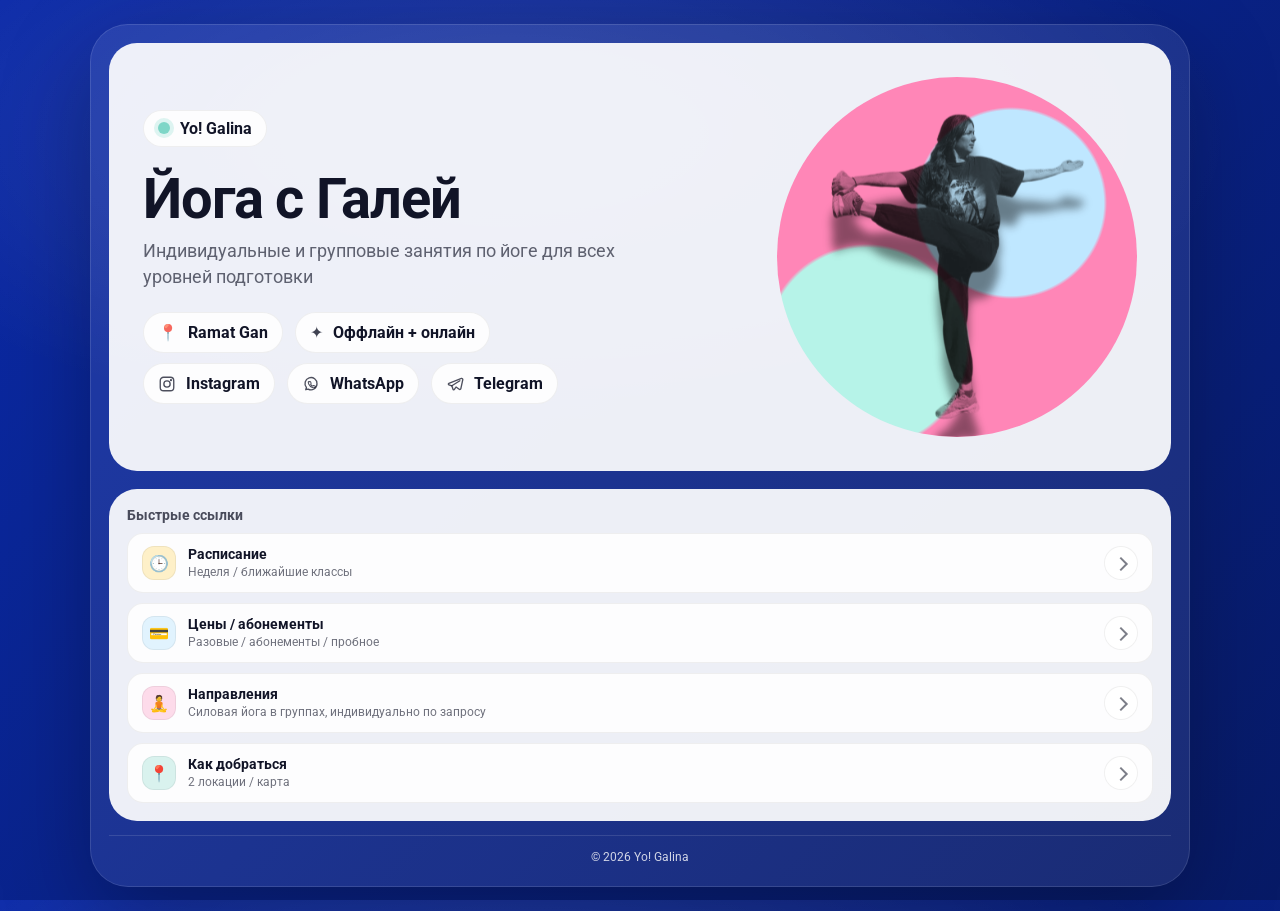
<file: docs/index.html>
<!doctype html>
<html lang="ru">
  <head>
    <meta charset="utf-8" />
    <meta name="viewport" content="width=device-width,initial-scale=1" />
    <title>Yo! Galina</title>
    <link rel="icon" type="image/png" sizes="32x32" href="img/favicon-32x32.png">
    <link rel="icon" type="image/png" sizes="16x16" href="img/favicon-16x16.png">
    <link rel="apple-touch-icon" sizes="180x180" href="img/apple-touch-icon.png">
    <link rel="apple-touch-icon" sizes="180x180" href="img/android-chrome-512x512.png">
    <link rel="apple-touch-icon" sizes="180x180" href="img/android-chrome-192x192.png">

    <link rel="preconnect" href="https://fonts.googleapis.com">
    <link rel="preconnect" href="https://fonts.gstatic.com" crossorigin>
    <link href="https://fonts.googleapis.com/css2?family=Roboto:ital,wght@0,100..900;1,100..900&display=swap" rel="stylesheet">
    <link rel="stylesheet" href="style.css" />
  </head>

  <body>
    <main class="page">
      <section class="window">
        <div class="card">
          <!-- left -->
          <div class="left">
            <div class="brand">
              <span class="dot" aria-hidden="true"></span>
              <span>Yo! Galina</span>
            </div>

            <h1 class="title">Йога с Галей</h1>

            <p class="subtitle">
              Индивидуальные и групповые занятия по йоге для всех уровней подготовки
            </p>

            <div class="chips">
              <div class="chip">
                <span class="chip-ico" aria-hidden="true">📍</span>
                <span>Ramat Gan</span>
              </div>

              <div class="chip">
                <span class="chip-ico" aria-hidden="true">✦</span>
                <span>Оффлайн + онлайн</span>
              </div>
            </div>

            <div class="chips chips--social">
              <a class="chip chip--link" href="https://www.instagram.com/yo_galina/" target="_blank" rel="noreferrer">
                <svg class="ico" aria-hidden="true"><use href="#ico-instagram"></use></svg>
                <span>Instagram</span>
              </a>

              <a class="chip chip--link" href="https://wa.me/972587823076" target="_blank" rel="noreferrer">
                <svg class="ico" aria-hidden="true"><use href="#ico-whatsapp"></use></svg>
                <span>WhatsApp</span>
              </a>

              <a class="chip chip--link" href="https://t.me/yo_galina" target="_blank" rel="noreferrer">
                <svg class="ico" aria-hidden="true"><use href="#ico-telegram"></use></svg>
                <span>Telegram</span>
              </a>
            </div>


          </div>

          <!-- right -->
          <div class="right">
            <div class="hero-circle">
              <!-- поставь свою картинку -->
              <img
                class="hero-img"
                src="img/i1.png"
                alt="Йога"
              />
            </div>
          </div>
        </div>

        <!-- Quick links + accordion -->
        <section class="panel">
          <h2 class="panel__title">Быстрые ссылки</h2>

          <details class="acc">
            <summary class="acc__summary">
              <span class="acc__left">
                <span class="acc__icon acc__icon--yellow" aria-hidden="true">🕒</span>
                <span class="acc__text">
                  <span class="acc__name">Расписание</span>
                  <span class="acc__hint">Неделя / ближайшие классы</span>
                </span>
              </span>
              <span class="acc__chev" aria-hidden="true"></span>
            </summary>

            <div class="acc__body">
              <!-- <p class="acc__p">Тут будет контент расписания (текст, ссылки, таблица или кнопка).</p> -->
              <ul class="acc__list">
                <li>Воскресенье - 19:30 - <a href="https://maps.app.goo.gl/u34gE5sqYrJtzWiY6" target="_blank" rel="noreferrer" aria-label="Открыть на карте">Рамат Ган, ул. Шило, 4</a></li>
                <li>Среда - 19:15 - <a href="https://maps.app.goo.gl/QsadpobBFnYBbNJd9" target="_blank" rel="noreferrer" aria-label="Открыть на карте">Рамат Ган, ул. Сдерот а-елед, 8</a></li>
                <li>Суббота - 10:00 - <a href="https://maps.app.goo.gl/LHcPE7vhMXeEEdWb6" target="_blank" rel="noreferrer" aria-label="Открыть на карте">Парк Яркон</a></li>
              </ul>
            </div>
          </details>

          <details class="acc">
            <summary class="acc__summary">
              <span class="acc__left">
                <span class="acc__icon acc__icon--blue" aria-hidden="true">💳</span>
                <span class="acc__text">
                  <span class="acc__name">Цены / абонементы</span>
                  <span class="acc__hint">Разовые / абонементы / пробное</span>
                </span>
              </span>
              <span class="acc__chev" aria-hidden="true"></span>
            </summary>

            <div class="acc__body">
              <ul class="acc__list">
                <li>Пробное занятие — бесплатно </li>
                <li>Разовое — ₪70</li>
                <li>Абонемент на месяц 1 раз в неделю (4 занятия) — ₪220</li>
                <li>Абонемент на месяц 2 раза в неделю (8 занятий) — ₪350</li>
              </ul>
            </div>
          </details>

          <details class="acc">
            <summary class="acc__summary">
              <span class="acc__left">
                <span class="acc__icon acc__icon--pink" aria-hidden="true">🧘</span>
                <span class="acc__text">
                  <span class="acc__name">Направления</span>
                  <span class="acc__hint">Силовая йога в группах, индивидуально по запросу</span>
                </span>
              </span>
              <span class="acc__chev" aria-hidden="true"></span>
            </summary>

            <div class="acc__body">
              <p class="acc__p">Силовая йога</p>
            </div>
          </details>

          <details class="acc">
            <summary class="acc__summary">
              <span class="acc__left">
                <span class="acc__icon acc__icon--mint" aria-hidden="true">📍</span>
                <span class="acc__text">
                  <span class="acc__name">Как добраться</span>
                  <span class="acc__hint">2 локации / карта</span>
                </span>
              </span>
              <span class="acc__chev" aria-hidden="true"></span>
            </summary>

            <div class="acc__body">
              <div class="place">             
                <div class="photos">
                  <figure class="photo">
                    <a class="photo__link" href="https://maps.app.goo.gl/QsadpobBFnYBbNJd9" target="_blank" rel="noreferrer" aria-label="Открыть на карте"></a>

                    <img src="img/i3.jpg" alt="Рамат Ган, ул. Сдерот а-елед, 8" />

                    <figcaption class="photo__cap">
                      <div class="photo__title">
                        <strong>Рамат Ган,</strong>
                        <span>ул. Сдерот а-елед, 8</span>
                      </div>
                      <span class="place__link">Посмотреть на карте →</span>
                    </figcaption>
                  </figure>

                  <figure class="photo">
                    <a class="photo__link" href="https://maps.app.goo.gl/LHcPE7vhMXeEEdWb6" target="_blank" rel="noreferrer" aria-label="Открыть на карте"></a>

                    <img src="img/i2.jpg" alt="Парк Яркон, Шева Таханот" />

                    <figcaption class="photo__cap">
                      <div class="photo__title">
                        <strong>Парк Яркон,</strong>
                        <span>Шева Таханот</span>
                      </div>
                      <span class="place__link">Посмотреть на карте →</span>
                    </figcaption>
                  </figure>
                </div>
              </div>
            </div>

          </details>
        </section>
        <footer class="window-footer">
          © <span id="year"></span> Yo! Galina
        </footer>
      </section>

    </main>
    <script>
      document.querySelectorAll('.acc').forEach((acc) => {
        const body = acc.querySelector('.acc__body');
        if (!body) return;

        // стартовое состояние для open (чтобы не "прыгало")
        if (acc.hasAttribute('open')) {
          body.style.maxHeight = body.scrollHeight + 'px';
        }

        acc.addEventListener('toggle', () => {
          // закрытие
          if (!acc.open) {
            body.style.maxHeight = body.scrollHeight + 'px';
            requestAnimationFrame(() => (body.style.maxHeight = '0px'));
            return;
          }

          // открытие
          body.style.maxHeight = '0px';
          requestAnimationFrame(() => {
            body.style.maxHeight = body.scrollHeight + 'px';
          });
        });

        // чтобы после открытия контент мог расти (если текст/картинки подгрузятся)
        window.addEventListener('resize', () => {
          if (acc.open) body.style.maxHeight = body.scrollHeight + 'px';
        });
      });
    </script>
    <script>
      document.getElementById('year').textContent = new Date().getFullYear();
    </script>
    <svg xmlns="http://www.w3.org/2000/svg" style="position:absolute;width:0;height:0;overflow:hidden" aria-hidden="true">
      <symbol id="ico-instagram" viewBox="0 0 24 24">
        <path d="M7.5 3h9A4.5 4.5 0 0 1 21 7.5v9A4.5 4.5 0 0 1 16.5 21h-9A4.5 4.5 0 0 1 3 16.5v-9A4.5 4.5 0 0 1 7.5 3Z" fill="none" stroke="currentColor" stroke-width="1.8"/>
        <path d="M12 16.2a4.2 4.2 0 1 1 0-8.4 4.2 4.2 0 0 1 0 8.4Z" fill="none" stroke="currentColor" stroke-width="1.8"/>
        <path d="M17.3 6.9h.01" fill="none" stroke="currentColor" stroke-width="3" stroke-linecap="round"/>
      </symbol>

      <symbol id="ico-whatsapp" viewBox="0 0 24 24">
        <path d="M20 11.8a8 8 0 0 1-11.8 7l-3.2.8.9-3.1A8 8 0 1 1 20 11.8Z" fill="none" stroke="currentColor" stroke-width="1.8" stroke-linejoin="round"/>
        <path d="M9.4 9.2c.2-.5.4-.6.8-.6h.6c.2 0 .5.1.6.4l.7 1.6c.1.2.1.5 0 .7l-.5.6c-.1.2-.2.4 0 .6.5.9 1.3 1.6 2.2 2.1.2.1.4.1.6 0l.7-.5c.2-.1.5-.1.7 0l1.5.7c.3.1.4.4.4.6v.6c0 .4-.2.7-.6.8-.7.3-1.9.3-3.3-.2-1.9-.7-4-2.7-4.9-4.6-.6-1.3-.6-2.6-.3-3.2Z"
              fill="none" stroke="currentColor" stroke-width="1.4" stroke-linejoin="round"/>
      </symbol>

      <symbol id="ico-telegram" viewBox="0 0 24 24">
        <path d="M20.6 4.6 3.8 11.1c-.9.4-.8 1.7.1 2l3.9 1.3 1.5 4.7c.3.9 1.5 1 1.9.2l2.2-3.3 4.2 3.1c.8.6 2 .2 2.2-.8l2.6-12.2c.2-1-.8-1.8-1.8-1.5Z"
              fill="none" stroke="currentColor" stroke-width="1.8" stroke-linejoin="round"/>
        <path d="M7.8 14.4 18.5 7.7" fill="none" stroke="currentColor" stroke-width="1.8" stroke-linecap="round"/>
      </symbol>
    </svg>

  </body>
</html>
</file>
<file: docs/style.css>
:root{
  --bg1:#071a66;
  --bg2:#0b2aa8;

  --ink:#111427;
  --muted:rgba(17,20,39,.65);

  --radius-xl:28px;
  --radius-lg:22px;
}

*{ box-sizing:border-box; }
html, body{ height:100%; }

body{
  margin:0;
  font-family:"Roboto", system-ui, -apple-system, Segoe UI, Roboto, Arial, sans-serif;
  color:var(--ink);
  background:
    radial-gradient(1200px 500px at 40% 15%, rgba(255,255,255,.12), transparent 60%),
    linear-gradient(135deg, var(--bg2), var(--bg1));
}

/* ===== Layout wrapper ===== */
.page{
  min-height: 100svh;            /* лучше чем 100% для мобилы */
  display:flex;
  justify-content:center;
  align-items:center;
  padding:24px;
}

/* На мобиле не центрируем по вертикали, чтобы не обрезалось */
@media (max-width: 520px){
  .page{
    align-items:flex-start;
    /* flex-direction: column; */
    /* align-items: stretch; */
    padding:14px;
  }
}

/* ===== Outer “window” ===== */
.window{
  width:min(1100px, 100%);
  padding:18px;
  border-radius:calc(var(--radius-xl) + 10px);
  background:rgba(255,255,255,.08);
  box-shadow: 0 30px 90px rgba(0,0,0,.28);
  border:1px solid rgba(255,255,255,.12);
}

/* ===== Card ===== */
.card{
  background:rgba(255,255,255,.92);
  border-radius:var(--radius-xl);
  padding:34px;
  display:flex;
  align-items:center;
  justify-content:space-between;
  gap:30px;
}

/* ===== Left column ===== */
/* .left{
  flex:1 1 520px;
  min-width:280px;
} */

.left{
  flex:1 1 0;
  min-width:0;
}


.brand{
  display:inline-flex;
  align-items:center;
  gap:10px;
  padding:8px 14px;
  border-radius:999px;
  background:rgba(255,255,255,.85);
  border:1px solid rgba(0,0,0,.06);
  font-weight:700;
}

.dot{
  width:12px;
  height:12px;
  border-radius:50%;
  background:#7ed6c7;
  box-shadow:0 0 0 4px rgba(126,214,199,.25);
}

.title{
  margin:24px 0 10px;
  font-size:56px;
  line-height:1.02;
  letter-spacing:-0.02em;
}

.subtitle{
  margin:0 0 22px;
  max-width:520px;
  color:var(--muted);
  font-size:18px;
  line-height:1.45;
}

.chips{
  display:flex;
  flex-wrap:wrap;
  gap:12px;
}

.chip{
  display:inline-flex;
  align-items:center;
  gap:10px;
  padding:10px 14px;
  border-radius:999px;
  background:rgba(255,255,255,.85);
  border:1px solid rgba(0,0,0,.06);
  font-weight:700;
}

.chip-ico{
  opacity:.8;
}

/* ===== Right column ===== */
.right{
  flex:0 0 auto;
  display:flex;
  align-items:center;
  justify-content:center;
}

/* Circle */
.hero-circle{
  width:360px;
  height:360px;
  border-radius:50%;
  background:
    radial-gradient(circle at 65% 35%, #bfe7ff 0 28%, transparent 29%),
    radial-gradient(circle at 25% 75%, #b6f3e8 0 26%, transparent 27%),
    radial-gradient(circle at 50% 50%, #ff86b7 0 68%, #ff86b7 69%);
  position:relative;
  overflow:hidden;
}


.hero-img{
  position:absolute;
  inset:0;
  width:100%;
  height:100%;
  object-fit:contain;
  object-position:center 20%;
  transform: scale(1) translateY(6%);
  transform-origin: center;
  mix-blend-mode:multiply;
  filter: contrast(1.05);
  opacity:.92;
}


/* ===== Adaptive (tablet) ===== */
@media (max-width: 860px){
  .card{
    flex-direction:column;
    align-items:flex-start;
  }

  .right{
    width:100%;
    justify-content:center;
  }

  .hero-circle{
    width:260px;
    height:260px;
  }

  .title{
    font-size:42px;
  }
}

/* ===== Adaptive (mobile) ===== */
@media (max-width: 520px){
  .window{
    padding:12px;
    border-radius:26px;
  }

  .card{
    padding:20px;
    border-radius:22px;
    gap:18px;
  }

  .left{
    min-width:0;
    flex: 1 1 auto;
  }

  .title{
    margin:18px 0 10px;
    font-size:38px;
    line-height:1.02;
  }

  .subtitle{
    font-size:16px;
    margin:0 0 14px;
    max-width:34ch;
  }

  .chips{
    gap:10px;
  }

  .right{
    justify-content:center;
  }

  .hero-circle{
    width:230px;
    height:230px;
    margin-top:6px;
  }
}


/* ===== Bottom panel ===== */
.panel{
  margin-top:18px;
  background:rgba(255,255,255,.92);
  border-radius:var(--radius-xl);
  padding:18px;
}

.panel__title{
  margin:0 0 10px;
  font-size:14px;
  color:rgba(17,20,39,.75);
}

/* Accordion */
.acc{
  border-radius:16px;
  background:rgba(255,255,255,.85);
  border:1px solid rgba(0,0,0,.06);
  overflow:hidden;
}

.acc + .acc{ margin-top:10px; }

.acc__summary{
  list-style:none;
  cursor:pointer;
  display:flex;
  align-items:center;
  justify-content:space-between;
  gap:14px;
  padding:12px 14px;
}

.acc__summary::-webkit-details-marker{ display:none; }

.acc__left{
  display:flex;
  align-items:center;
  gap:12px;
  min-width:0;
}

.acc__icon{
  width:34px;
  height:34px;
  border-radius:12px;
  display:grid;
  place-items:center;
  border:1px solid rgba(0,0,0,.06);
  flex:0 0 auto;
}

.acc__icon--yellow{ background:rgba(255,215,102,.35); }
.acc__icon--blue{ background:rgba(191,231,255,.45); }
.acc__icon--pink{ background:rgba(255,134,183,.28); }
.acc__icon--mint{ background:rgba(126,214,199,.28); }

.acc__text{ min-width:0; }
.acc__name{
  display:block;
  font-weight:700;
  font-size:14px;
  line-height:1.1;
}

.acc__hint{
  display:block;
  font-size:12px;
  color:rgba(17,20,39,.6);
  white-space:nowrap;
  overflow:hidden;
  text-overflow:ellipsis;
  margin-top:2px;
}

/* “Arrow” */
.acc__chev{
  width:34px;
  height:34px;
  border-radius:999px;
  border:1px solid rgba(0,0,0,.06);
  background:rgba(255,255,255,.85);
  position:relative;
  flex:0 0 auto;
}

.acc__chev::before{
  content:"";
  position:absolute;
  inset:0;
  margin:auto;
  width:8px;
  height:8px;
  border-right:2px solid rgba(17,20,39,.55);
  border-bottom:2px solid rgba(17,20,39,.55);
  transform: rotate(-45deg);
  top:1px;
}

.acc[open] .acc__chev{
  transform: rotate(90deg);
}

.acc__body{
  overflow: hidden;
  max-height: 0;
  transition: max-height .28s ease;
  padding: 0 14px;
}

.acc[open] .acc__body{
  padding: 0 14px 14px; 
}

/* чуть приятнее стрелка */
.acc__chev{
  transition: transform .2s ease;
}


.acc__p{
  margin:0;
  color:rgba(17,20,39,.7);
  font-size:14px;
  line-height:1.4;
}

.acc__list{
  margin:0;
  padding-left:18px;
  color:rgba(17,20,39,.7);
  font-size:14px;
  line-height:1.4;
}

/* Place */
.place{
  background:rgba(255,255,255,.75);
  border:1px solid rgba(0,0,0,.06);
  border-radius:14px;
  padding:12px;
}

.place__row{
  display:flex;
  gap:10px;
  align-items:baseline;
  justify-content:space-between;
}

.place__muted{
  color:rgba(17,20,39,.55);
  font-size:12px;
}

.place__link{
  display:inline-block;
  margin-top:8px;
  font-weight:700;
  font-size:12px;
  text-decoration:none;
  color:rgba(17,20,39,.85);
}

/* Photos */
.photos{
  margin-top:12px;
  display:grid;
  gap:12px;
}

/* .photo{
  margin:0;
  border-radius:18px;
  overflow:hidden;
  border:1px solid rgba(0,0,0,.06);
  background:rgba(255,255,255,.75);
}

.photo img{
  display:block;
  width:100%;
  height:auto;
}

.photo__cap{
  padding:10px 12px;
  display:flex;
  flex-direction:column;
  gap:2px;
  font-size:12px;
  color:rgba(17,20,39,.65);
}

.photo__cap strong{
  font-size:13px;
  color:rgba(17,20,39,.9);
} */

/* Photos (cards like in screenshot) */
.photos{
  margin-top:12px;
  display:grid;
  gap:12px;
}

.photo{
  margin:0;
  border-radius:18px;
  border:1px solid rgba(0,0,0,.06);
  background:rgba(255,255,255,.92); /* белый прямоугольник */
  overflow:hidden;
}

/* Фото — отдельным блоком сверху */
.photo img{
  display:block;
  width:100%;
  aspect-ratio: 16 / 9;      /* как у “широкого” фото */
  object-fit:cover;
}

/* Подписи — отдельный белый блок снизу */
.photo__cap{
  padding:12px 12px 14px;
  display:flex;
  flex-direction:column;
  gap:4px;
  font-size:12px;
  color:rgba(17,20,39,.65);
  border-top:1px solid rgba(0,0,0,.06);
}

.photo__cap strong{
  font-size:13px;
  color:rgba(17,20,39,.9);
}



/* Mobile tweaks */
@media (max-width: 520px){
  .panel{ padding:14px; border-radius:22px; }
  .acc__summary{ padding:12px; }
  .acc__hint{ white-space:normal; }
}

.photo{
  position:relative;
  cursor:pointer;
  transition: transform .15s ease, box-shadow .15s ease;
}

.photo__link{
  position:absolute;
  inset:0;
  z-index:1;
}


.photo:hover{
  transform: translateY(-1px);
  box-shadow: 0 8px 24px rgba(0,0,0,.12);
}


.window-footer{
  margin-top:14px;
  padding:14px 0 4px;
  text-align:center;
  font-size:12px;
  color:rgba(255,255,255,.8);
  border-top:1px solid rgba(255,255,255,.12);
}

@media (max-width: 980px){
  .left{ min-width: 0; }
  .hero-circle{ width:300px; height:300px; }
}

.chip--link{ text-decoration:none; color:inherit; }

.ico{
  width:18px;
  height:18px;
  display:block;
  color: rgba(17,20,39,.75);
}

.chips--social{
  margin-top: 10px;
}



.chip{
  transition: transform .15s ease, box-shadow .15s ease, background .15s ease;
  will-change: transform;
}

/* только для кликабельных чипов */
.chip--link:hover{
  transform: translateY(-2px);
  box-shadow: 0 10px 22px rgba(0,0,0,.10);
}

.chip--link:active{
  transform: translateY(0px) scale(.99);
}

.acc__summary{
  transition: transform .15s ease, box-shadow .15s ease, background .15s ease;
  border-radius:16px; /* чтобы тень красиво смотрелась */
  will-change: transform;
}

.acc__summary:hover{
  transform: translateY(-2px);
  box-shadow: 0 10px 22px rgba(0,0,0,.08);
  background: rgba(255,255,255,.92);
}

.acc__summary:active{
  transform: translateY(0px) scale(.995);
}

.acc__chev{
  transition: transform .2s ease;
}

.acc__summary:hover .acc__chev{
  transform: translateX(2px);
}
</file>
